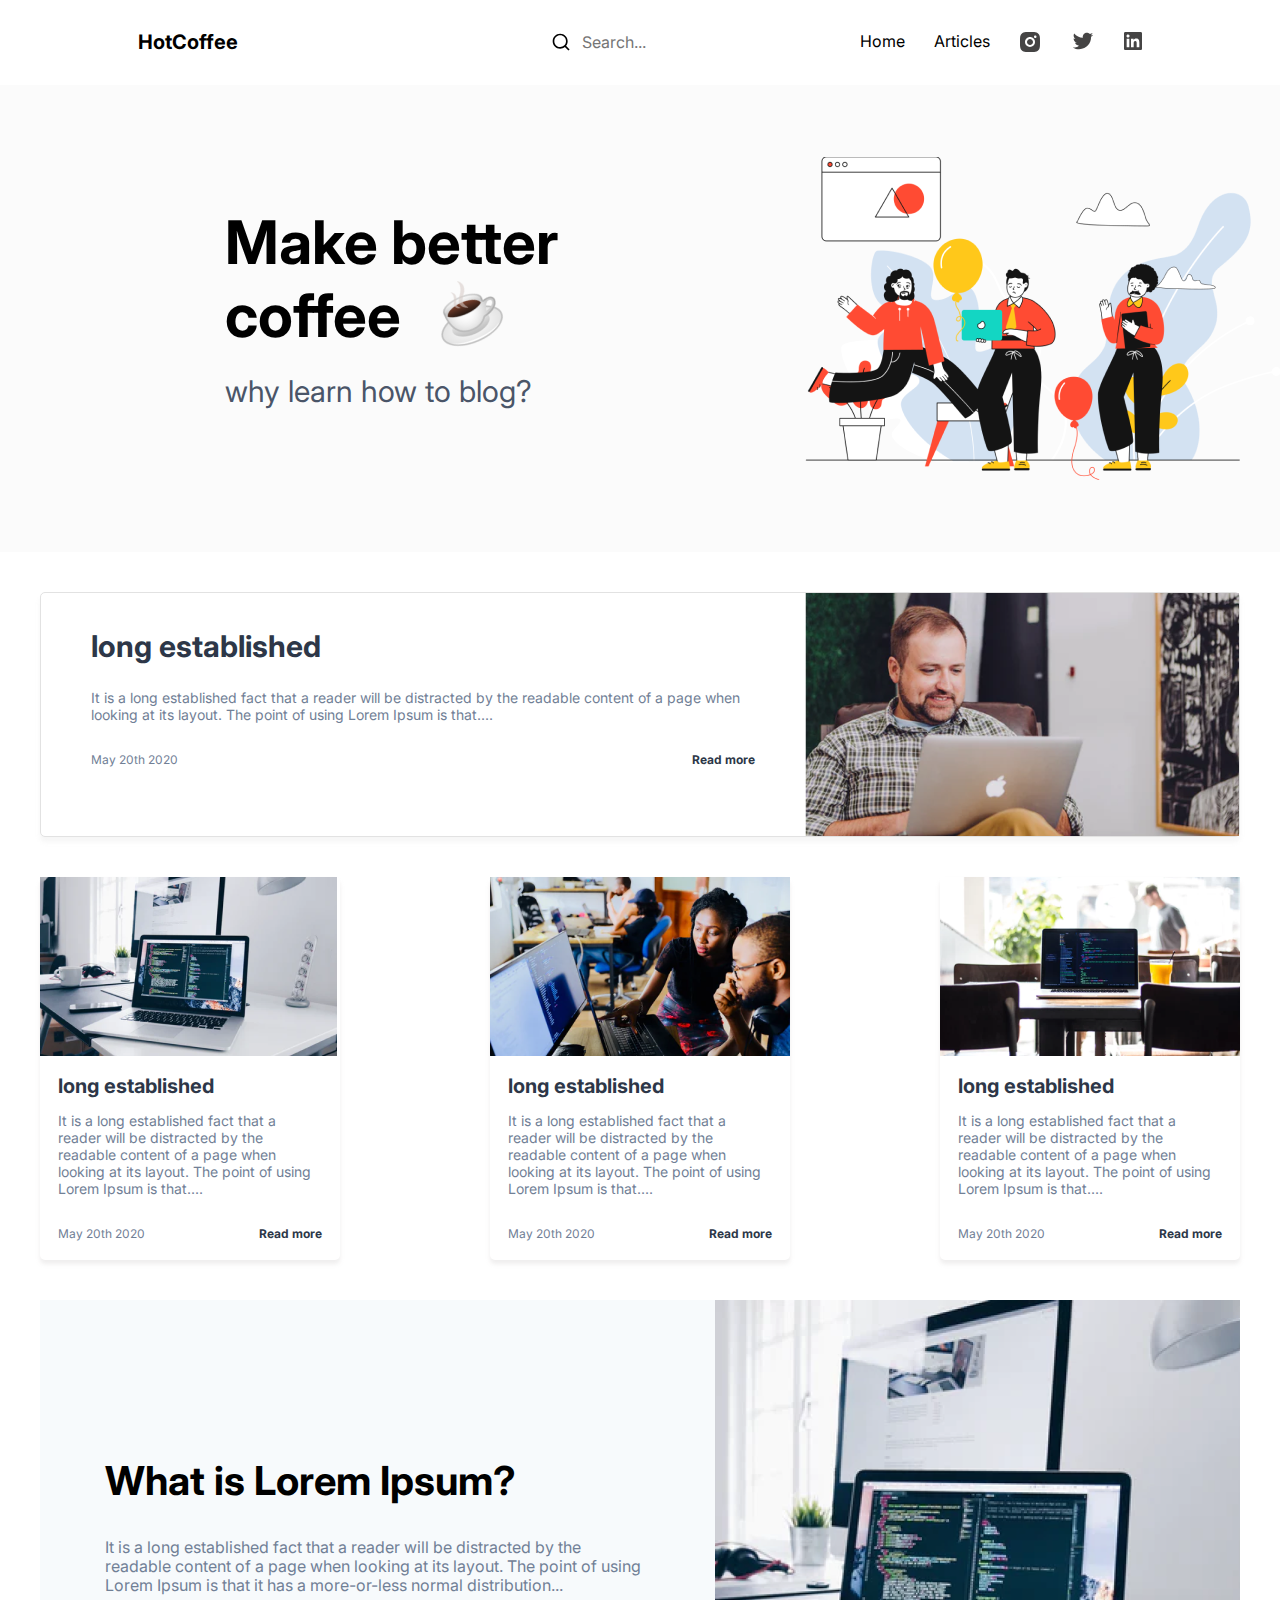
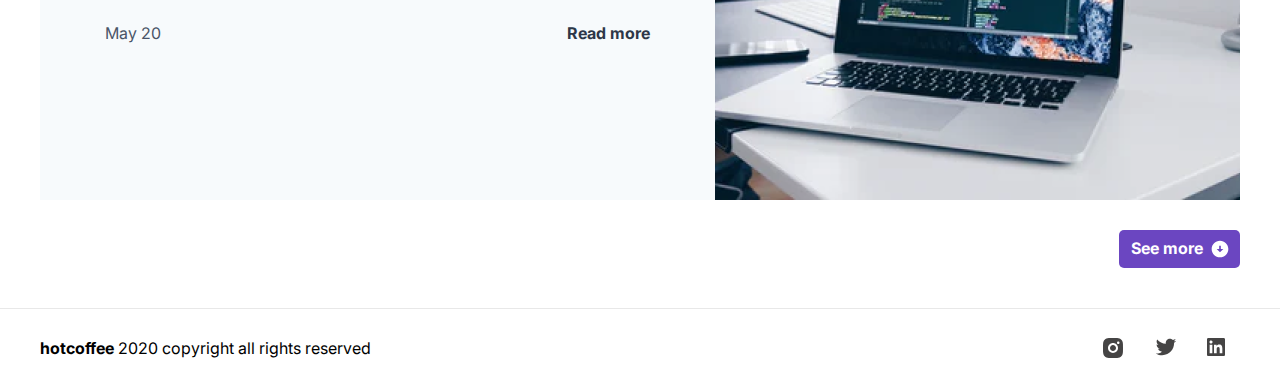
<file: index.html>
<!DOCTYPE html>
<html xmlns="http://www.w3.org/1999/xhtml">
  <head>
    <title>Main blog page</title>
    <meta charset="UTF-8" />
    <meta name="viewport" content="width=device-width, user-scalable=no, initial-scale=1, maximum-scale=1" />
    <link rel="stylesheet" type="text/css" href="css/style.css">
  </head>
  <body>
    <header>
      <sectiom class="header-navbar b-point flex flex-wrap justify-content-center align-items-center">
        <span class="logo">HotCoffee</span>
        <div class="search-bar flex">
          <button class="img-button" type="submit" form="top_search_form" title="Search">
            <img class="lens" src="img/lens.svg" alt="Magnifier">
          </button>
          <form action="#" method="get" id="top_search_form">
            <input type="text" placeholder="Search..." class="input-field">
          </form>
        </div>
        <div class="wrapper flex">
          <nav class="main-menu">
            <a class="link" href="index.html">Home</a>
            <a class="link" href="details.html">Articles</a>
          </nav>
          <div class="social-links">
            <a class="instagram" href="#" target="_blank" title="Instagram"></a>
            <a class="twitter" href="#" target="_blank" title="Twitter"></a>
            <a class="linkedin" href="#" target="_blank" title="LinkedIn"></a>
          </div>
        </div> 
      </sectiom>
      <section class="header-banner">
          <div class="wrapper b-point flex flex-wrap justify-content-around align-items-center">
            <article class="article-box flex flex-column">
              <div class="h1-cont">
                <h1 class="h1">Make better coffee</h1>
                <img class="coffee" src="img/coffee.png" alt="Cofee mug">
              </div>
              <p class="p">why learn how to blog?</p>
            </article>
            <figure class="figure">
              <img class="banner-img" src="img/croods.png" alt="The Croods">
            </figure>
          </div>  
      </section>
    </header>
    <main class="main-container">
      <section class="top box-margin b-point flex justify-content-between">
        <article class="article-box">
          <h2 class="h2">long established</h2>
          <p class="p">It is a long established fact that a reader will be distracted by the readable content of a page when looking at its layout. The point of using Lorem Ipsum is that....</p>
          <time class="posted">May 20th 2020</time>
          <a href="details.html" class="read-more">Read more</a>
        </article>
        <figure class="figure">
          <img class="box-img" src="img/top-box-image.png" alt="Man with a macbook">
        </figure>
      </section>
      <section class="middle box-margin b-point grid">
        <article class="card">
          <figure class="figure">
            <img class="card-img" src="img/card1.png" alt="Macbook on the table">
          </figure>
          <div class="details">
            <span class="card-title">long established</span>
            <p class="card-p">It is a long established fact that a reader will be distracted by the readable content of a page when looking at its layout. The point of using Lorem Ipsum is that....</p>
            <time class="posted">May 20th 2020</time>
            <a href="details.html" class="read-more">Read more</a>
          </div>
        </article>
        <article class="card">
          <figure class="figure">
            <img class="card-img" src="img/card2.png" alt="People looking at the monitor">
          </figure>
          <div class="details">
            <span class="card-title">long established</span>
            <p class="card-p">It is a long established fact that a reader will be distracted by the readable content of a page when looking at its layout. The point of using Lorem Ipsum is that....</p>
            <time class="posted">May 20th 2020</time>
            <a href="details.html" class="read-more">Read more</a>
          </div>
        </article>
        <article class="card">
          <figure class="figure">
            <img class="card-img" src="img/card3.png" alt="Macbook in front">
          </figure>
          <div class="details">
            <span class="card-title">long established</span>
            <p class="card-p">It is a long established fact that a reader will be distracted by the readable content of a page when looking at its layout. The point of using Lorem Ipsum is that....</p>
            <time class="posted">May 20th 2020</time>
            <a href="details.html" class="read-more">Read more</a>
          </div>
        </article>
      </section>
      <section class="bottom box-margin b-point ">
        <article class="article-box flex align-items-center">
          <div class="details">
            <h2 class="h2">What is Lorem Ipsum?</h2>
            <p class="p">It is a long established fact that a reader will be distracted by the readable content of a page when looking at its layout. The point of using Lorem Ipsum is that it has a more-or-less normal distribution...
            </p>
            <time class="posted">May 20</time>
            <a href="details.html" class="read-more">Read more</a>
          </div>
          <figure class="figure">
            <img class="box-img" src="img/card1-large.png" alt="Macbook on the table">
          </figure>
        </article>
        <a href="details.html" class="see-more-button">See more</a>
      </section>
    </main>
    <footer class="footer">
      <section class="common-info b-point flex justify-content-between align-items-center">
        <p class="copyright">
          <span class="footer-logo">hotcoffee</span>
          2020 copyright all rights reserved
        </p> 
        <div class="social-links">
          <a class="instagram" href="#" target="_blank" title="Instagram"></a>
          <a class="twitter" href="#" target="_blank" title="Twitter"></a>
          <a class="linkedin" href="#" target="_blank" title="LinkedIn"></a>
        </div>
      </section>
    </footer>
  </body>

</html>
</file>
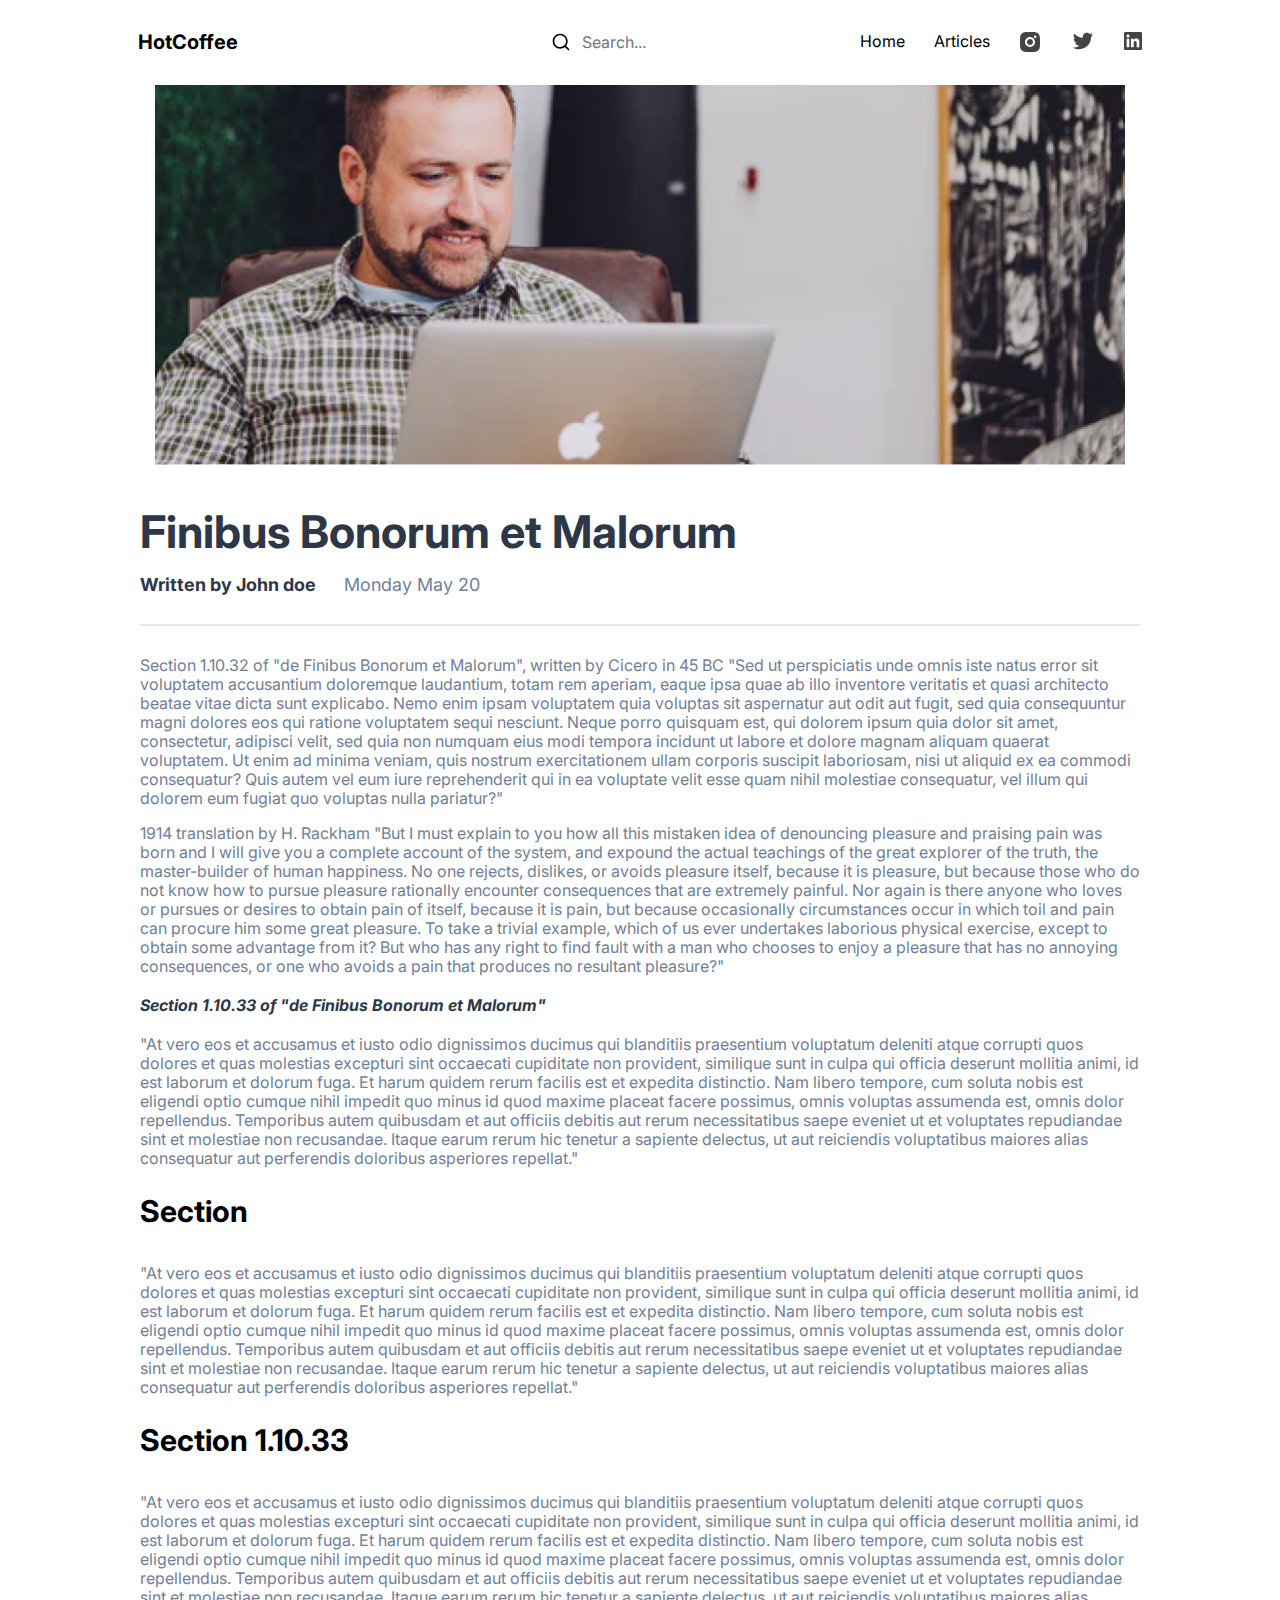
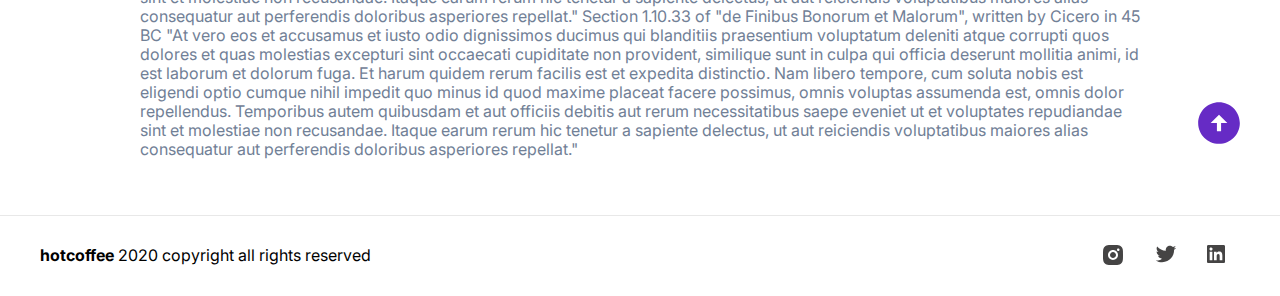
<file: details.html>
<!DOCTYPE html>
<html xmlns="http://www.w3.org/1999/xhtml">
  <head>
    <title>Details</title>
    <meta charset="UTF-8" />
    <meta name="viewport" content="width=device-width, user-scalable=no, initial-scale=1, maximum-scale=1" />
    <link rel="stylesheet" type="text/css" href="css/style.css">
  </head>
  <body class="details-page">
    <header>
      <sectiom class="header-navbar b-point flex flex-wrap justify-content-center align-items-center">
        <span class="logo">HotCoffee</span>
        <div class="search-bar flex">
          <button class="img-button" type="submit" form="top_search_form" title="Search">
            <img class="lens" src="img/lens.svg" alt="Magnifier">
          </button>
          <form action="#" method="get" id="top_search_form">
            <input type="text" placeholder="Search..." class="input-field">
          </form>
        </div>
        <div class="wrapper flex">
          <nav class="main-menu">
            <a class="link" href="index.html">Home</a>
            <a class="link" href="details.html">Articles</a>
          </nav>
          <div class="social-links">
            <a class="instagram" href="#" target="_blank" title="Instagram"></a>
            <a class="twitter" href="#" target="_blank" title="Twitter"></a>
            <a class="linkedin" href="#" target="_blank" title="LinkedIn"></a>
          </div>
        </div> 
      </sectiom>
      <section class="details-header-banner">
          <div class="wrapper b-point">
            <figure class="figure">
              <img class="banner-img" src="img/details-banner.png" alt="Man with a macbook">
            </figure>
          </div>  
      </section>
    </header>
    <main class="main-container">
      <section class="content box-margin b-point flex justify-content-between">
        <article class="article-box">
          <h1 class="title">Finibus Bonorum et Malorum</h2>
          <div class="posted">
            <span class="author">Written by John doe</span>
            <time class="date">Monday May 20</time>
          </div>
          <hr style="border: 1px solid #E8E7E7">
          <p class="p">Section 1.10.32 of "de Finibus Bonorum et Malorum", written by Cicero in 45 BC
            "Sed ut perspiciatis unde omnis iste natus error sit voluptatem accusantium doloremque laudantium, totam rem aperiam, eaque ipsa quae ab illo inventore veritatis et quasi architecto beatae vitae dicta sunt explicabo. Nemo enim ipsam voluptatem quia voluptas sit aspernatur aut odit aut fugit, sed quia consequuntur magni dolores eos qui ratione voluptatem sequi nesciunt. Neque porro quisquam est, qui dolorem ipsum quia dolor sit amet, consectetur, adipisci velit, sed quia non numquam eius modi tempora incidunt ut labore et dolore magnam aliquam quaerat voluptatem. Ut enim ad minima veniam, quis nostrum exercitationem ullam corporis suscipit laboriosam, nisi ut aliquid ex ea commodi consequatur? Quis autem vel eum iure reprehenderit qui in ea voluptate velit esse quam nihil molestiae consequatur, vel illum qui dolorem eum fugiat quo voluptas nulla pariatur?"
          </p>
          <p class="p">1914 translation by H. Rackham
            "But I must explain to you how all this mistaken idea of denouncing pleasure and praising pain was born and I will give you a complete account of the system, and expound the actual teachings of the great explorer of the truth, the master-builder of human happiness. No one rejects, dislikes, or avoids pleasure itself, because it is pleasure, but because those who do not know how to pursue pleasure rationally encounter consequences that are extremely painful. Nor again is there anyone who loves or pursues or desires to obtain pain of itself, because it is pain, but because occasionally circumstances occur in which toil and pain can procure him some great pleasure. To take a trivial example, which of us ever undertakes laborious physical exercise, except to obtain some advantage from it? But who has any right to find fault with a man who chooses to enjoy a pleasure that has no annoying consequences, or one who avoids a pain that produces no resultant pleasure?"
          </p>
          <p class="p"><span class="sub-p-title">Section 1.10.33 of "de Finibus Bonorum et Malorum"</span>
            "At vero eos et accusamus et iusto odio dignissimos ducimus qui blanditiis praesentium voluptatum deleniti atque corrupti quos dolores et quas molestias excepturi sint occaecati cupiditate non provident, similique sunt in culpa qui officia deserunt mollitia animi, id est laborum et dolorum fuga. Et harum quidem rerum facilis est et expedita distinctio. Nam libero tempore, cum soluta nobis est eligendi optio cumque nihil impedit quo minus id quod maxime placeat facere possimus, omnis voluptas assumenda est, omnis dolor repellendus. Temporibus autem quibusdam et aut officiis debitis aut rerum necessitatibus saepe eveniet ut et voluptates repudiandae sint et molestiae non recusandae. Itaque earum rerum hic tenetur a sapiente delectus, ut aut reiciendis voluptatibus maiores alias consequatur aut perferendis doloribus asperiores repellat."
          </p>
          <h2 class="p-title">Section</h2>
          <p class="p">"At vero eos et accusamus et iusto odio dignissimos ducimus qui blanditiis praesentium voluptatum 
            deleniti atque corrupti quos dolores et quas molestias excepturi sint occaecati cupiditate non provident, similique sunt in culpa qui officia deserunt mollitia animi, id est laborum et dolorum fuga. Et harum quidem rerum facilis est et expedita distinctio. Nam libero tempore, cum soluta nobis est eligendi optio cumque nihil impedit quo minus id quod maxime placeat facere possimus, omnis voluptas assumenda est, omnis dolor repellendus. Temporibus autem quibusdam et aut officiis debitis aut rerum necessitatibus saepe eveniet ut et voluptates repudiandae sint et molestiae non recusandae. Itaque earum rerum hic tenetur a sapiente delectus, ut aut reiciendis voluptatibus maiores alias consequatur aut perferendis doloribus asperiores repellat."
          </p>
          <h2 class="p-title">Section 1.10.33</h2>
          <p class="p">"At vero eos et accusamus et iusto odio dignissimos ducimus qui blanditiis praesentium voluptatum 
            deleniti atque corrupti quos dolores et quas molestias excepturi sint occaecati cupiditate non provident, similique sunt in culpa qui officia deserunt mollitia animi, id est laborum et dolorum fuga. Et harum quidem rerum facilis est et expedita distinctio. Nam libero tempore, cum soluta nobis est eligendi optio cumque nihil impedit quo minus id quod maxime placeat facere possimus, omnis voluptas assumenda est, omnis dolor repellendus. Temporibus autem quibusdam et aut officiis debitis aut rerum necessitatibus saepe eveniet ut et voluptates repudiandae sint et molestiae non recusandae. Itaque earum rerum hic tenetur a sapiente delectus, ut aut reiciendis voluptatibus maiores alias consequatur aut perferendis doloribus asperiores repellat."
            Section 1.10.33 of "de Finibus Bonorum et Malorum", written by Cicero in 45 BC
            "At vero eos et accusamus et iusto odio dignissimos ducimus qui blanditiis praesentium voluptatum deleniti atque corrupti quos dolores et quas molestias excepturi sint occaecati cupiditate non provident, similique sunt in culpa qui officia deserunt mollitia animi, id est laborum et dolorum fuga. Et harum quidem rerum facilis est et expedita distinctio. Nam libero tempore, cum soluta nobis est eligendi optio cumque nihil impedit quo minus id quod maxime placeat facere possimus, omnis voluptas assumenda est, omnis dolor repellendus. Temporibus autem quibusdam et aut officiis debitis aut rerum necessitatibus saepe eveniet ut et voluptates repudiandae sint et molestiae non recusandae. Itaque earum rerum hic tenetur a sapiente delectus, ut aut reiciendis voluptatibus maiores alias consequatur aut perferendis doloribus asperiores repellat."
          </p>
        </article>
        <button class="scroll-to-top" title="UP">
          <img src="img/arrow-up.svg" alt="UP arrow">
        </button>
      </section>
    </main>
    <footer class="footer">
      <section class="common-info b-point flex justify-content-between align-items-center">
        <p class="copyright">
          <span class="footer-logo">hotcoffee</span>
          2020 copyright all rights reserved
        </p> 
        <div class="social-links">
          <a class="instagram" href="#" target="_blank" title="Instagram"></a>
          <a class="twitter" href="#" target="_blank" title="Twitter"></a>
          <a class="linkedin" href="#" target="_blank" title="LinkedIn"></a>
        </div>
      </section>
    </footer>
  </body>

</html>
</file>
<file: css/style.css>
@import url('https://fonts.googleapis.com/css2?family=Inter:wght@400;700&display=swap');

body {
	margin: 0px auto;
	color: #000000;
	font-style: normal;
	font-weight: 400;
	font-size: 16px;
	line-height: 19px;
	font-family: 'Inter', 'Arial', 'Helvetica', sans-serif;
}
	
/* flex styles */
.b-point {
	max-width: 1280px;
	margin: 0 auto;
}
.flex {
	display: -moz-box;
	display: -ms-flexbox;
	display: -webkit-flex;
	display: flex;
}
.flex-column {
	-webkit-flex-direction: column;
	-ms-flex-direction: column;
	flex-direction: column;
}
.flex-wrap {
	flex-wrap: wrap;
}
.justify-content-center {
    -webkit-justify-content: center;
    -ms-flex-pack: center;
	justify-content: center;
}
.justify-content-between {
	-webkit-justify-content: space-between;
	justify-content: space-between;
}
.justify-content-around {
	-webkit-justify-content: space-around;
	justify-content: space-around;
}
.align-items-center {
    -webkit-align-items: center;
    -ms-flex-align: center;
	align-items: center;
}
/* flex styles END */

/* common */
.box-margin {
	margin-top: 40px;
	margin-bottom: 40px;
}
.figure {
    margin: 0;
    margin-bottom: -4px;
}
.main-container {
	padding: 0 40px;
}

/* header navigation bar */
.header-navbar {
	height: 85px;
}
.header-navbar .logo {
    flex-basis: 30%;
    font-weight: 700;
    font-size: 20px;
}
.header-navbar .logo, 
.search-bar, .main-menu,
.social-links {
	margin: 0 15px;
}
.search-bar .img-button,
.details-page .scroll-to-top {
	border: 0;
    padding: 0;
    cursor: pointer;
    line-height: 10px;
    background: unset;
    -webkit-appearance: none;
    -moz-appearance: none;
	appearance: none;
}
.search-bar .lens {
	padding-right: 12px;
}
.search-bar .lens:hover {
	opacity: 0.6;
}
.search-bar .input-field {
    padding: 3px 0;
    border: 0;
    outline: none;
    line-height: 19px;
    vertical-align: middle;
    color: #718096;
    font-size: 16px;
    font-family: 'Inter', 'Arial', 'Helvetica', sans-serif;
    -webkit-appearance: none;
    -moz-appearance: none;
	appearance: none;

}
.search-bar .input-field:focus-visible {
    box-shadow: inset 0px -1px #d5d5d5;
    border: 0;
}
.main-menu .link {
	position: relative;
	color: #000000;
    text-decoration: none;	
}
.main-menu .link:not(:last-child) {
    padding-right: 25px;
}
.main-menu .link:hover {
	text-decoration: underline;
}
.social-links {
	position: relative;
}
.social-links * {
	display: inline-block;
	width: 18px;
	height: 18px;
}
.social-links *:not(:last-child) {
	padding-right: 30px;
}
.social-links *::before {
	content: "";
    width: 24px;
    height: 24px;
    position: absolute;	
}
.social-links .instagram::before {
	background: url(../img/instagram.svg) no-repeat;
}
.social-links .twitter::before {
	background: url(../img/twitter.svg) no-repeat;
}
.social-links .linkedin::before {
	background: url(../img/linkedin.svg) no-repeat;
}
.social-links *:hover {
	opacity: 0.7;
}
/* header navigation bar END */

/* header banner */
.header-banner {
	background: #FBFBFB;
}
.header-banner .wrapper {
	min-height: 467px;
}
.header-banner .article-box {
	margin: 0 auto;
}
.header-banner .h1-cont {
	position: relative;
	max-width: 354px;
}
.header-banner .h1 {
	font-weight: 700;
	font-size: 60px;
	line-height: 73px;
	margin: 0;
}
.header-banner .coffee {
    position: absolute;
    right: 67px;
    bottom: -5px;
}
.header-banner .p {
	font-size: 30px;
	color: #4A5568;
}
/* header banner END */

/* top area */
.top {
	box-sizing: border-box;
	border: 1px solid #E2E2E2;
	border-radius: 5px;
	box-shadow: 0px 5px 4px rgba(221, 221, 221, 0.25);
	background: #FFFFFF;
}
.top .article-box {
	padding: 10px 50px;
}
.top .h2 {
	font-weight: 700;
	font-size: 30px;
	line-height: 36px;
	color: #2D3748;
}
.top .p, .card-p {
	/*max-width: 403px;*/
	font-size: 14px;
	line-height: 17px;
	color: #718096;
}
.posted {
    display: inline-block;
    margin-top: 15px;
	font-size: 12px;
	line-height: 15px;
	color: #718096;
}
.read-more {
	display: inline-block;
	float: right;
	margin-top: 15px;
	font-weight: 700;
    font-size: 12px;
    line-height: 15px;
    color: #2D3748;
    text-decoration: none;
}
/* top area END */

/* middle area */
.grid {
	display: grid;
	grid-template-columns: repeat(auto-fit, 300px);
    justify-content: space-between;
}
.card {
	min-height: 380px;
	border-radius: 5px;
	background: #FFFFFF;
	box-shadow: 0px 4px 4px rgba(192, 189, 189, 0.25);
}
.card .details {
	padding: 18px;
}
.card-image {
	width: 100%;
}
.card-title {
	font-weight: 700;
	font-size: 20px;
	line-height: 24px;
	color: #2D3748;
}
/* middle area END */

/* bottom area */
.bottom .article-box {
	background: #F7FAFC;
}
.bottom .article-box .details {
	padding: 0 65px;
}
.bottom .h2 {
	margin-top: 0;
	font-weight: 700;
	font-size: 40px;
	line-height: 48px;
}
.bottom .p {
	margin-top: 0;
	color: #718096;
}
.bottom .posted, .bottom .read-more {
	font-size: 16px;
}
.bottom .posted {
	color: #4A5568;
}
.bottom .see-more-button {
    display: table;
    padding: 9px 9px 8px 12px;
    margin-top: 30px;
    margin-left: auto;
    font-weight: 700;
    font-size: 16px;
    line-height: 19px;
    color: #FFFFFF;
    background: #6B46C1;
    border-radius: 5px;
    text-decoration: none;
}
.bottom .see-more-button:hover {
	opacity: 0.8;
}
.bottom .see-more-button::after {
	content: "";
	display: inline-block;
    vertical-align: middle;
    width: 20px;
    height: 20px;
    margin-left: 8px;
	background: url(../img/arrow-down.svg) no-repeat;
}
/* bottom area END */

/* details page */
.details-header-banner .wrapper {
	padding: 0 40px;
}
.details-header-banner .figure {
	height: 380px;
	margin-bottom: 0;
}
.details-header-banner .banner-img {
	width: 100%;
    height: 100%;
    object-fit: contain;
}
.details-page .content {
    position: relative;
}
.details-page .article-box {
    padding: 0 100px;
}
.details-page .article-box .title {
	margin: 0;
	font-weight: 700;
	font-size: 45px;
	line-height: 54px;
	color: #2D3748;
}
.details-page .article-box .posted {
    margin-bottom: 20px;
}
.details-page .article-box .author {
	margin-right: 25px;
	font-weight: 700;
	font-size: 18px;
	line-height: 22px;
	color: #2D3748;
}
.details-page .article-box .date {
	font-weight: 400;
	font-size: 18px;
	line-height: 22px;
	color: #718096;
}
.details-page .article-box .p:nth-of-type(1) {
    margin-top: 30px;
}
.details-page .article-box .p {
    color: #718096;
}
.details-page .article-box .p-title {
    margin-bottom: 35px;
    font-size: 30px;
    line-height: 36px;	
    font-weight: 700;
}
.details-page .article-box .p .sub-p-title {
	display: block;
	margin: 20px 0;
    font-weight: 700;
    font-style: italic;
    color: #2D3748;
}
.details-page .scroll-to-top {
    position: absolute;
    right: 0;
    bottom: 30px;
    cursor: pointer;
}
/* details page END */

/* footer */
.footer {
    border-top: 1px;
    border-top-style: solid;
    border-top-color: #E8E8E8;
}
.footer .common-info {
	min-height: 80px;
	padding: 0 40px;
}
.footer .copyright .footer-logo {
	font-weight: 700;
}
/* footer END */

/* TABLET VIEW */
@media screen and (max-width: 1024px) {
	.header-navbar, .main-container,
	.header-banner .wrapper {
		padding: 0 20px;
	}
	.header-navbar .logo {
		flex-basis: unset;
	}
	.header-banner .wrapper {
		min-height: 380px;
	}
	.header-banner .article-box {
	    text-align: center;
	}
	.header-banner .h1 {
	    font-size: 50px;
	    line-height: 60px;
	}
	.header-banner .coffee {
		position: relative;
		right: unset;
		bottom: 10px;
	}
	.header-banner .p {
		font-size: 20px;
		margin: 10px 0;
	}
	.header-banner .figure {
    	margin: 0;
	}
	.header-banner .banner-img {
	    	max-width: 360px;
	}

	.main-container .top {
	    align-items: center;
	}
	.top .article-box {
        padding: 0 30px;
	}
	.top .h2 {
	    margin: 10px 0;
	    font-size: 27px;
	}
	.top .p {
		margin: 10px 0;
	}
	.top .posted, .top .read-more {
	    margin-bottom: 10px;
	}

	.grid {
		-webkit-box-pack: space-evenly;
		 -ms-flex-pack: space-evenly;
		justify-content: space-evenly;
	}
	.card {
	    margin-bottom: 30px;
	}

	.bottom .article-box .details {
	    padding: 10px 25px;
	}
	.bottom .h2 {
		font-size: 30px;
		line-height: 35px;
	}
	.bottom .article-box .box-img {
	    max-width: 350px;
	}

	.details-header-banner .figure {
		height: auto;
	}
}

/* MOBILE VIEW */
@media screen and (max-width: 767px) {
	.header-navbar {
	    height: 120px;
	}
	.search-bar {
	    margin-right: 0;
	}
	.search-bar .input-field {
	    width: 100px;
	}
	.main-menu {
		margin: 0;
		padding-right: 13px;
		border-right: #a3a3a3;
		border-right-style: dotted;
		border-right-width: 2px;		
	}
	.main-menu .link:not(:last-child) {
	    padding-right: 10px;
	}
	.header-navbar .social-links {
        margin-right: 0;
	}
	.header-navbar .social-links *:not(:last-child) {
	    padding-right: 15px;
	}

	.header-banner .wrapper {
        min-height: 200px;
	}
	.header-banner .article-box {
        margin: 0;
	}
	.header-banner .h1-cont {
    	margin-bottom: -10px;
	}
	.header-banner .h1 {
		padding-top: 15px;
	    font-size: 30px;
	    line-height: 40px;
	}
	.header-banner .coffee {
		width: 60px;
	}
	.header-banner .p {
		font-size: 18px;
		margin: 0 0 10px;
	}
	.header-banner .figure {
	    margin: 20px 0;
	}
	.header-banner .banner-img {
        width: 100%;
	}

	.main-container .top {
		flex-direction: column;
		align-items: unset;
	}
	.top .h2 {
	    font-size: 20px;
	}
	.top .posted, .top .read-more {
		display: block;
	    margin-top: 10px;
	    float: none;
	    text-align: left;
	}
	.top .figure {
		padding: 0 20px 20px;
	}
	.top .box-img {
	    width: 100%;
	    box-sizing: border-box;		
	}

	.bottom .article-box {
	    flex-direction: column;
	}
	.bottom .article-box .details {
	    max-width: 490px;
	}
	.bottom .article-box .h2 {
		margin: 10px 0;
		font-size: 20px;
	}
	.bottom .article-box .p {
		margin-bottom: 10px;
	    font-size: 14px;
	}
	.bottom .article-box .posted {
		margin-top: 0;
		margin-right: 10px;
		font-size: 12px;
	}
	.bottom .article-box .read-more {
		float: none;
		margin-top: 0;
	    font-size: 12px;
	}
	.bottom .article-box .figure {
		padding: 10px 20px 20px;
	}
	.bottom .article-box .box-img {
		box-sizing: border-box;
	    width: 100%;
	    max-width: 500px;
	}

	.footer .common-info {
	    flex-direction: column;
	}
	.footer .social-links {
		margin-top: 15px;
		order: -1;
	}

	.details-page .content {
        margin-top: 20px;
	}
	.details-page .article-box {
	    padding: 0 20px;
	}
	.details-page .article-box .title {
	    font-size: 25px;
	    line-height: 34px;
	}
	.details-page .article-box .posted {
        margin: 10px 0;
	}
	.details-page .article-box .author,
	.details-page .article-box .date {
        font-size: 14px;
	}
	.details-page .article-box .p:nth-of-type(1) {
	    margin-top: 20px;
	}
	.details-page .scroll-to-top {
	    bottom: -30px;
	    right: -10px;
	}
}
</file>
